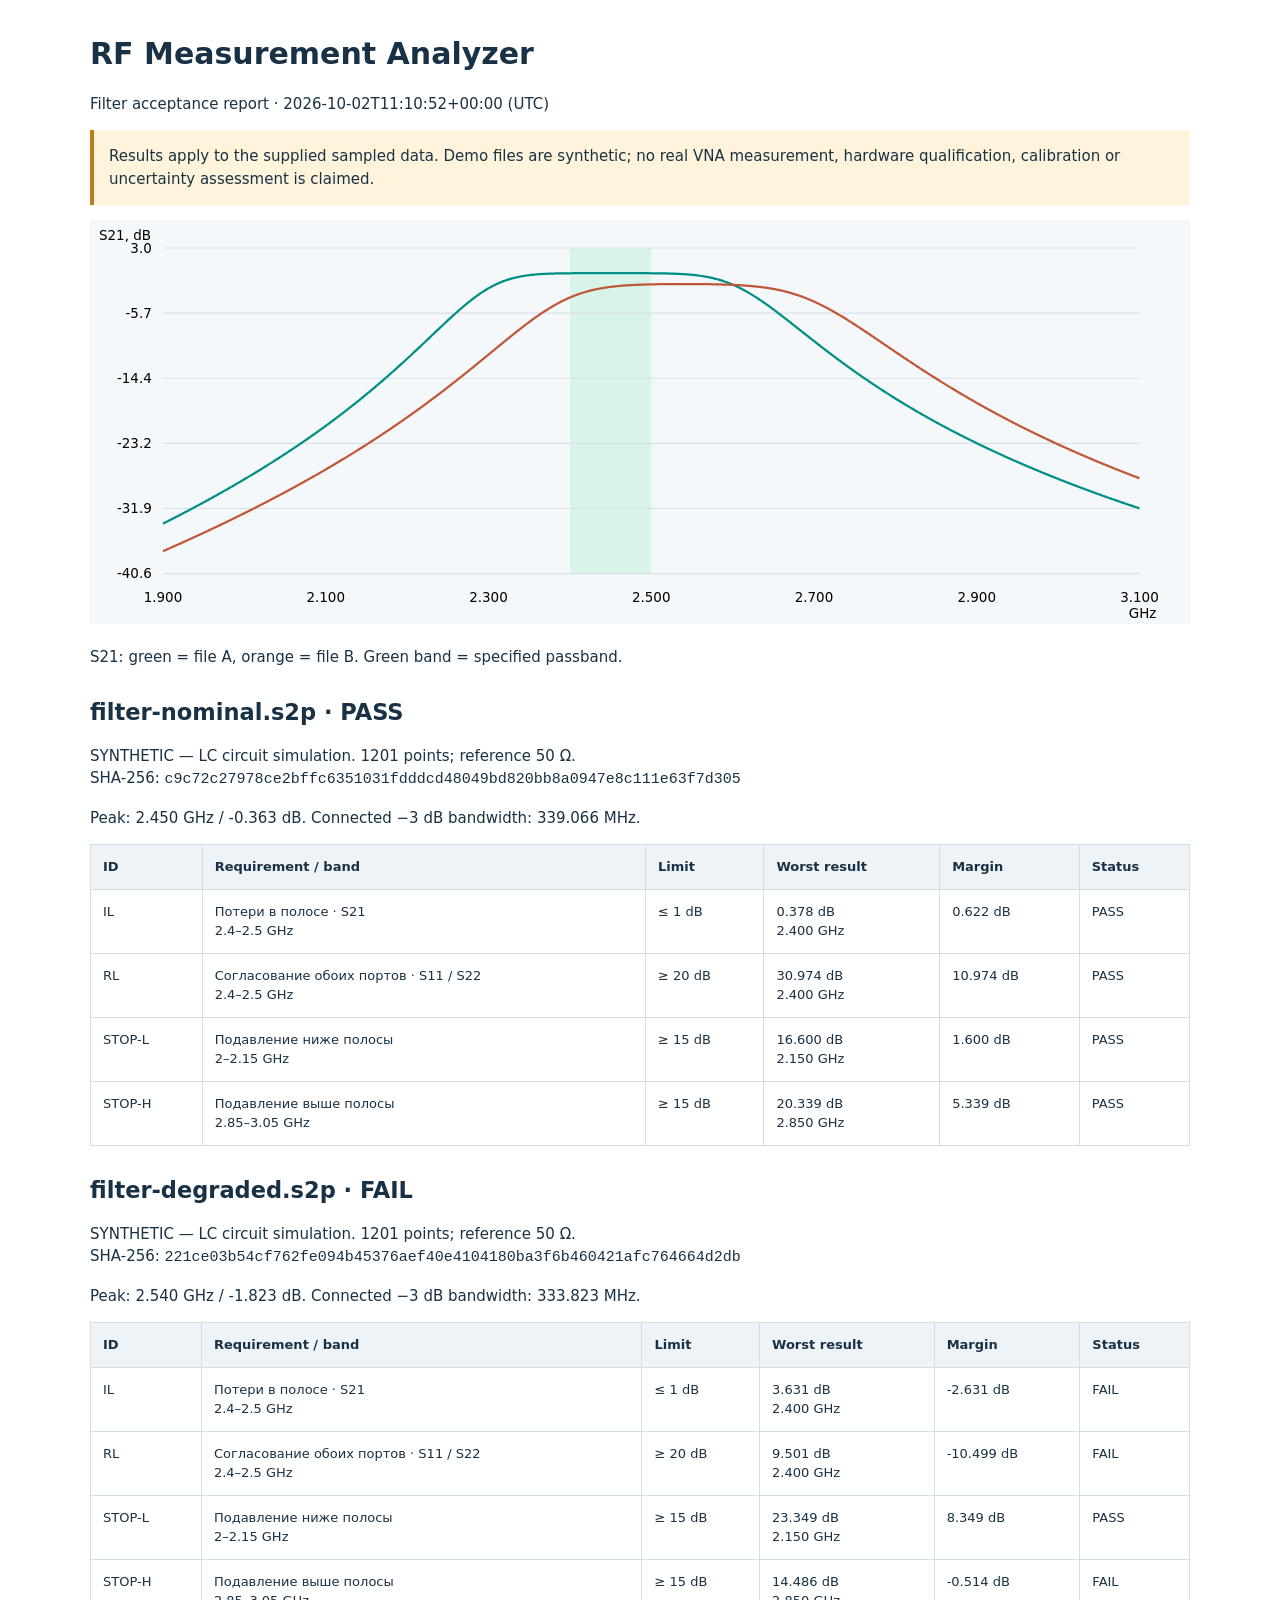
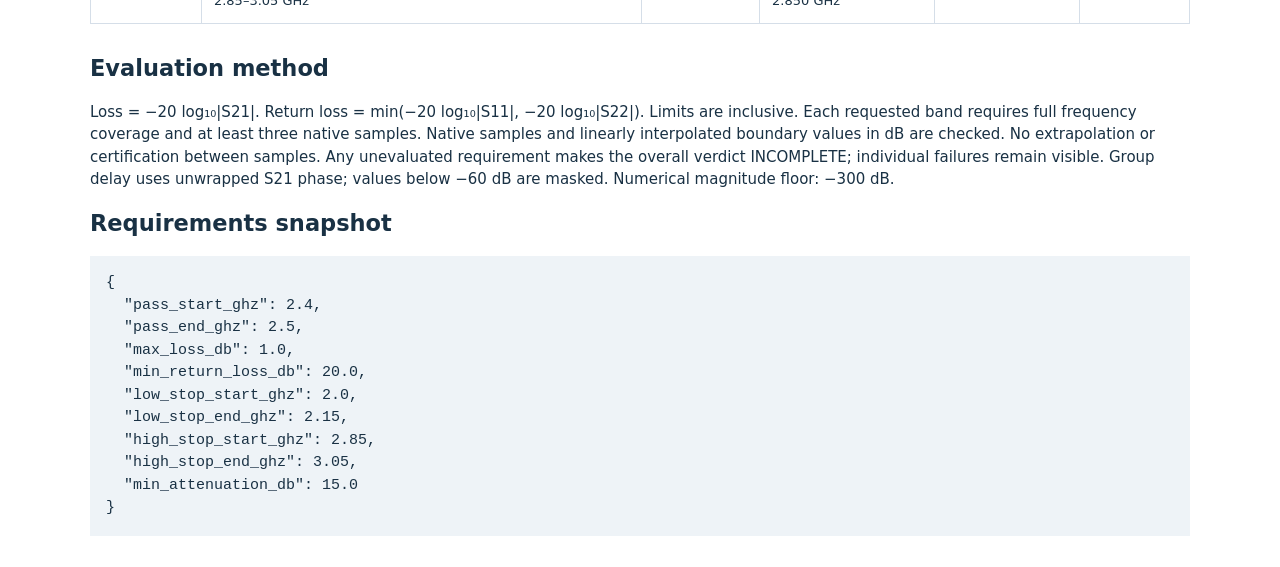
<file: examples/sample-report.html>
<!doctype html><html lang="ru"><meta charset="utf-8"><title>RF Measurement Analyzer · Report</title>
<style>body{font:15px/1.5 system-ui,sans-serif;color:#193144;max-width:1100px;margin:35px auto;padding:0 25px}h1,h2{line-height:1.25}table{width:100%;border-collapse:collapse;font-size:13px}th,td{text-align:left;padding:12px;border:1px solid #d5dee8;vertical-align:top}th{background:#eef3f7}section{margin:30px 0;break-inside:avoid}code{overflow-wrap:anywhere}pre{background:#eef3f7;padding:16px}svg{width:100%}.note{padding:15px;background:#fff4db;border-left:4px solid #bc7e19}@media print{body{margin:0}}</style>
<h1>RF Measurement Analyzer</h1><p>Filter acceptance report · 2026-10-02T11:10:52+00:00 (UTC)</p>
<p class="note">Results apply to the supplied sampled data. Demo files are synthetic; no real VNA measurement, hardware qualification, calibration or uncertainty assessment is claimed.</p>
<svg xmlns="http://www.w3.org/2000/svg" viewBox="0 0 980 360" role="img" aria-label="S21 in dB"><rect width="980" height="360" fill="#f5f8fb"/><rect x="427.50" y="25" width="72.50" height="290" fill="#d8f3e7"/><path d="M65 315.00H935" stroke="#d9e0e9"/><text x="55" y="319.00" text-anchor="end" font-size="12">-40.6</text><path d="M65 257.00H935" stroke="#d9e0e9"/><text x="55" y="261.00" text-anchor="end" font-size="12">-31.9</text><path d="M65 199.00H935" stroke="#d9e0e9"/><text x="55" y="203.00" text-anchor="end" font-size="12">-23.2</text><path d="M65 141.00H935" stroke="#d9e0e9"/><text x="55" y="145.00" text-anchor="end" font-size="12">-14.4</text><path d="M65 83.00H935" stroke="#d9e0e9"/><text x="55" y="87.00" text-anchor="end" font-size="12">-5.7</text><path d="M65 25.00H935" stroke="#d9e0e9"/><text x="55" y="29.00" text-anchor="end" font-size="12">3.0</text><text x="65.00" y="340" text-anchor="middle" font-size="12">1.900</text><text x="210.00" y="340" text-anchor="middle" font-size="12">2.100</text><text x="355.00" y="340" text-anchor="middle" font-size="12">2.300</text><text x="500.00" y="340" text-anchor="middle" font-size="12">2.500</text><text x="645.00" y="340" text-anchor="middle" font-size="12">2.700</text><text x="790.00" y="340" text-anchor="middle" font-size="12">2.900</text><text x="935.00" y="340" text-anchor="middle" font-size="12">3.100</text><polyline points="65.00,270.52 65.73,270.15 66.45,269.78 67.18,269.42 67.90,269.05 68.63,268.68 69.35,268.32 70.08,267.95 70.80,267.58 71.53,267.21 72.25,266.84 72.98,266.47 73.70,266.10 74.43,265.73 75.15,265.35 75.88,264.98 76.60,264.61 77.33,264.23 78.05,263.86 78.78,263.48 79.50,263.11 80.23,262.73 80.95,262.36 81.68,261.98 82.40,261.60 83.13,261.22 83.85,260.84 84.58,260.46 85.30,260.08 86.03,259.70 86.75,259.32 87.48,258.94 88.20,258.56 88.93,258.17 89.65,257.79 90.38,257.41 91.10,257.02 91.83,256.64 92.55,256.25 93.28,255.86 94.00,255.48 94.73,255.09 95.45,254.70 96.18,254.31 96.90,253.92 97.63,253.53 98.35,253.14 99.08,252.75 99.80,252.35 100.53,251.96 101.25,251.57 101.98,251.17 102.70,250.78 103.43,250.38 104.15,249.99 104.88,249.59 105.60,249.19 106.33,248.79 107.05,248.40 107.78,248.00 108.50,247.60 109.23,247.19 109.95,246.79 110.68,246.39 111.40,245.99 112.13,245.58 112.85,245.18 113.58,244.78 114.30,244.37 115.03,243.96 115.75,243.56 116.48,243.15 117.20,242.74 117.93,242.33 118.65,241.92 119.38,241.51 120.10,241.10 120.83,240.69 121.55,240.28 122.28,239.86 123.00,239.45 123.73,239.03 124.45,238.62 125.18,238.20 125.90,237.78 126.63,237.37 127.35,236.95 128.08,236.53 128.80,236.11 129.53,235.69 130.25,235.27 130.98,234.84 131.70,234.42 132.43,234.00 133.15,233.57 133.88,233.15 134.60,232.72 135.33,232.30 136.05,231.87 136.78,231.44 137.50,231.01 138.22,230.58 138.95,230.15 139.68,229.72 140.40,229.29 141.12,228.85 141.85,228.42 142.58,227.98 143.30,227.55 144.02,227.11 144.75,226.67 145.48,226.24 146.20,225.80 146.92,225.36 147.65,224.92 148.38,224.47 149.10,224.03 149.82,223.59 150.55,223.15 151.28,222.70 152.00,222.25 152.72,221.81 153.45,221.36 154.18,220.91 154.90,220.46 155.62,220.01 156.35,219.56 157.08,219.11 157.80,218.66 158.52,218.20 159.25,217.75 159.98,217.29 160.70,216.84 161.43,216.38 162.15,215.92 162.88,215.46 163.60,215.00 164.32,214.54 165.05,214.08 165.78,213.62 166.50,213.15 167.22,212.69 167.95,212.22 168.68,211.76 169.40,211.29 170.12,210.82 170.85,210.35 171.58,209.88 172.30,209.41 173.02,208.93 173.75,208.46 174.48,207.99 175.20,207.51 175.93,207.04 176.65,206.56 177.38,206.08 178.10,205.60 178.82,205.12 179.55,204.64 180.28,204.15 181.00,203.67 181.73,203.19 182.45,202.70 183.18,202.21 183.90,201.73 184.62,201.24 185.35,200.75 186.08,200.26 186.80,199.76 187.53,199.27 188.25,198.78 188.98,198.28 189.70,197.79 190.43,197.29 191.15,196.79 191.88,196.29 192.60,195.79 193.33,195.29 194.05,194.78 194.78,194.28 195.50,193.78 196.23,193.27 196.95,192.76 197.68,192.25 198.40,191.74 199.13,191.23 199.85,190.72 200.58,190.21 201.30,189.69 202.03,189.18 202.75,188.66 203.48,188.14 204.20,187.62 204.93,187.10 205.65,186.58 206.38,186.06 207.10,185.53 207.83,185.01 208.55,184.48 209.28,183.95 210.00,183.43 210.73,182.90 211.45,182.36 212.18,181.83 212.90,181.30 213.63,180.76 214.35,180.23 215.08,179.69 215.80,179.15 216.53,178.61 217.25,178.07 217.98,177.52 218.70,176.98 219.43,176.44 220.15,175.89 220.88,175.34 221.60,174.79 222.33,174.24 223.05,173.69 223.78,173.14 224.50,172.58 225.23,172.02 225.95,171.47 226.68,170.91 227.40,170.35 228.13,169.79 228.85,169.22 229.57,168.66 230.30,168.09 231.03,167.53 231.75,166.96 232.47,166.39 233.20,165.82 233.93,165.25 234.65,164.67 235.37,164.10 236.10,163.52 236.83,162.94 237.55,162.36 238.27,161.78 239.00,161.20 239.73,160.62 240.45,160.03 241.17,159.44 241.90,158.86 242.63,158.27 243.35,157.68 244.07,157.08 244.80,156.49 245.53,155.89 246.25,155.30 246.97,154.70 247.70,154.10 248.43,153.50 249.15,152.90 249.87,152.29 250.60,151.69 251.33,151.08 252.05,150.47 252.77,149.86 253.50,149.25 254.23,148.63 254.95,148.02 255.67,147.40 256.40,146.79 257.13,146.17 257.85,145.55 258.57,144.93 259.30,144.30 260.03,143.68 260.75,143.05 261.47,142.42 262.20,141.79 262.93,141.16 263.65,140.53 264.37,139.90 265.10,139.26 265.83,138.63 266.55,137.99 267.27,137.35 268.00,136.71 268.73,136.06 269.45,135.42 270.17,134.78 270.90,134.13 271.63,133.48 272.35,132.83 273.07,132.18 273.80,131.53 274.53,130.87 275.25,130.22 275.97,129.56 276.70,128.91 277.43,128.25 278.15,127.59 278.87,126.92 279.60,126.26 280.33,125.60 281.05,124.93 281.77,124.27 282.50,123.60 283.23,122.93 283.95,122.26 284.67,121.59 285.40,120.92 286.13,120.24 286.85,119.57 287.57,118.89 288.30,118.22 289.03,117.54 289.75,116.86 290.47,116.18 291.20,115.50 291.93,114.82 292.65,114.14 293.37,113.45 294.10,112.77 294.83,112.09 295.55,111.40 296.27,110.72 297.00,110.03 297.73,109.34 298.45,108.66 299.17,107.97 299.90,107.28 300.63,106.59 301.35,105.90 302.07,105.21 302.80,104.53 303.53,103.84 304.25,103.15 304.97,102.46 305.70,101.77 306.43,101.08 307.15,100.39 307.88,99.70 308.60,99.02 309.33,98.33 310.05,97.64 310.77,96.95 311.50,96.27 312.23,95.58 312.95,94.90 313.67,94.22 314.40,93.54 315.13,92.86 315.85,92.18 316.57,91.50 317.30,90.82 318.03,90.15 318.75,89.47 319.47,88.80 320.20,88.13 320.93,87.47 321.65,86.80 322.37,86.14 323.10,85.48 323.83,84.82 324.55,84.16 325.27,83.51 326.00,82.86 326.73,82.22 327.45,81.57 328.17,80.93 328.90,80.30 329.63,79.66 330.35,79.03 331.07,78.41 331.80,77.79 332.53,77.17 333.25,76.56 333.97,75.95 334.70,75.35 335.43,74.75 336.15,74.16 336.87,73.57 337.60,72.98 338.33,72.41 339.05,71.83 339.77,71.27 340.50,70.70 341.23,70.15 341.95,69.60 342.67,69.06 343.40,68.52 344.13,67.99 344.85,67.47 345.57,66.95 346.30,66.44 347.03,65.94 347.75,65.44 348.47,64.95 349.20,64.47 349.93,63.99 350.65,63.53 351.37,63.07 352.10,62.61 352.83,62.17 353.55,61.73 354.27,61.30 355.00,60.88 355.73,60.47 356.45,60.06 357.18,59.67 357.90,59.28 358.63,58.89 359.35,58.52 360.07,58.16 360.80,57.80 361.53,57.45 362.25,57.11 362.97,56.77 363.70,56.45 364.43,56.13 365.15,55.82 365.88,55.52 366.60,55.22 367.33,54.94 368.05,54.66 368.77,54.39 369.50,54.12 370.23,53.86 370.95,53.62 371.67,53.37 372.40,53.14 373.13,52.91 373.85,52.69 374.57,52.48 375.30,52.27 376.03,52.07 376.75,51.87 377.47,51.68 378.20,51.50 378.93,51.33 379.65,51.16 380.38,50.99 381.10,50.84 381.83,50.68 382.55,50.54 383.28,50.39 384.00,50.26 384.73,50.13 385.45,50.00 386.17,49.88 386.90,49.76 387.63,49.65 388.35,49.54 389.07,49.44 389.80,49.34 390.53,49.24 391.25,49.15 391.98,49.07 392.70,48.98 393.43,48.90 394.15,48.82 394.88,48.75 395.60,48.68 396.33,48.61 397.05,48.55 397.78,48.49 398.50,48.43 399.23,48.37 399.95,48.32 400.68,48.27 401.40,48.22 402.13,48.17 402.85,48.13 403.57,48.09 404.30,48.05 405.03,48.01 405.75,47.98 406.48,47.94 407.20,47.91 407.93,47.88 408.65,47.85 409.38,47.82 410.10,47.79 410.82,47.77 411.55,47.75 412.27,47.72 413.00,47.70 413.72,47.68 414.45,47.66 415.18,47.65 415.90,47.63 416.62,47.61 417.35,47.60 418.08,47.58 418.80,47.57 419.52,47.56 420.25,47.54 420.98,47.53 421.70,47.52 422.42,47.51 423.15,47.50 423.88,47.49 424.60,47.49 425.32,47.48 426.05,47.47 426.78,47.46 427.50,47.46 428.22,47.45 428.95,47.44 429.68,47.44 430.40,47.43 431.12,47.43 431.85,47.42 432.58,47.42 433.30,47.41 434.02,47.41 434.75,47.41 435.48,47.40 436.20,47.40 436.92,47.40 437.65,47.39 438.38,47.39 439.10,47.39 439.82,47.39 440.55,47.38 441.28,47.38 442.00,47.38 442.72,47.38 443.45,47.38 444.18,47.37 444.90,47.37 445.62,47.37 446.35,47.37 447.08,47.37 447.80,47.37 448.52,47.37 449.25,47.36 449.98,47.36 450.70,47.36 451.42,47.36 452.15,47.36 452.88,47.36 453.60,47.36 454.32,47.36 455.05,47.36 455.78,47.36 456.50,47.36 457.22,47.36 457.95,47.36 458.68,47.36 459.40,47.36 460.12,47.36 460.85,47.36 461.58,47.35 462.30,47.35 463.02,47.35 463.75,47.35 464.48,47.35 465.20,47.35 465.92,47.35 466.65,47.36 467.38,47.36 468.10,47.36 468.82,47.36 469.55,47.36 470.28,47.36 471.00,47.36 471.72,47.36 472.45,47.36 473.18,47.36 473.90,47.36 474.62,47.36 475.35,47.36 476.08,47.36 476.80,47.36 477.52,47.36 478.25,47.36 478.98,47.37 479.70,47.37 480.42,47.37 481.15,47.37 481.88,47.37 482.60,47.37 483.32,47.37 484.05,47.38 484.78,47.38 485.50,47.38 486.22,47.38 486.95,47.38 487.68,47.38 488.40,47.39 489.12,47.39 489.85,47.39 490.58,47.40 491.30,47.40 492.02,47.40 492.75,47.40 493.48,47.41 494.20,47.41 494.92,47.42 495.65,47.42 496.38,47.42 497.10,47.43 497.82,47.43 498.55,47.44 499.28,47.44 500.00,47.45 500.72,47.46 501.45,47.46 502.18,47.47 502.90,47.48 503.62,47.48 504.35,47.49 505.08,47.50 505.80,47.51 506.52,47.52 507.25,47.53 507.98,47.54 508.70,47.55 509.42,47.56 510.15,47.57 510.88,47.59 511.60,47.60 512.32,47.62 513.05,47.63 513.78,47.65 514.50,47.66 515.22,47.68 515.95,47.70 516.68,47.72 517.40,47.74 518.12,47.76 518.85,47.79 519.58,47.81 520.30,47.84 521.02,47.86 521.75,47.89 522.48,47.92 523.20,47.95 523.92,47.99 524.65,48.02 525.38,48.05 526.10,48.09 526.82,48.13 527.55,48.17 528.28,48.21 529.00,48.26 529.72,48.31 530.45,48.36 531.18,48.41 531.90,48.46 532.62,48.51 533.35,48.57 534.08,48.63 534.80,48.70 535.52,48.76 536.25,48.83 536.98,48.90 537.70,48.97 538.42,49.05 539.15,49.13 539.88,49.21 540.60,49.30 541.33,49.39 542.05,49.48 542.78,49.58 543.50,49.68 544.22,49.78 544.95,49.89 545.68,50.00 546.40,50.12 547.12,50.24 547.85,50.36 548.58,50.49 549.30,50.62 550.02,50.76 550.75,50.90 551.48,51.04 552.20,51.19 552.92,51.35 553.65,51.51 554.38,51.67 555.10,51.84 555.82,52.02 556.55,52.20 557.28,52.38 558.00,52.57 558.73,52.77 559.45,52.97 560.18,53.17 560.90,53.39 561.62,53.60 562.35,53.83 563.08,54.06 563.80,54.29 564.52,54.53 565.25,54.78 565.98,55.03 566.70,55.29 567.42,55.55 568.15,55.82 568.88,56.10 569.60,56.38 570.33,56.67 571.05,56.96 571.78,57.26 572.50,57.57 573.22,57.88 573.95,58.20 574.68,58.52 575.40,58.85 576.12,59.19 576.85,59.53 577.58,59.88 578.30,60.24 579.02,60.60 579.75,60.96 580.48,61.33 581.20,61.71 581.92,62.10 582.65,62.48 583.38,62.88 584.10,63.28 584.83,63.69 585.55,64.10 586.28,64.51 587.00,64.94 587.73,65.36 588.45,65.79 589.18,66.23 589.90,66.67 590.62,67.12 591.35,67.57 592.07,68.03 592.80,68.49 593.53,68.96 594.25,69.43 594.97,69.90 595.70,70.38 596.42,70.86 597.15,71.35 597.87,71.84 598.60,72.33 599.32,72.83 600.05,73.33 600.77,73.84 601.50,74.35 602.23,74.86 602.95,75.38 603.67,75.89 604.40,76.42 605.12,76.94 605.85,77.47 606.57,78.00 607.30,78.53 608.02,79.07 608.75,79.60 609.47,80.14 610.20,80.69 610.92,81.23 611.65,81.78 612.37,82.33 613.10,82.88 613.83,83.43 614.55,83.98 615.27,84.54 616.00,85.10 616.73,85.65 617.45,86.21 618.17,86.78 618.90,87.34 619.62,87.90 620.35,88.47 621.07,89.03 621.80,89.60 622.52,90.17 623.25,90.74 623.97,91.30 624.70,91.87 625.42,92.45 626.15,93.02 626.87,93.59 627.60,94.16 628.32,94.73 629.05,95.30 629.77,95.88 630.50,96.45 631.23,97.02 631.95,97.59 632.67,98.17 633.40,98.74 634.12,99.31 634.85,99.89 635.57,100.46 636.30,101.03 637.02,101.60 637.75,102.17 638.47,102.75 639.20,103.32 639.93,103.89 640.65,104.46 641.37,105.03 642.10,105.60 642.83,106.16 643.55,106.73 644.27,107.30 645.00,107.87 645.73,108.43 646.45,109.00 647.17,109.56 647.90,110.13 648.62,110.69 649.35,111.25 650.07,111.81 650.80,112.37 651.52,112.93 652.25,113.49 652.97,114.05 653.70,114.61 654.42,115.16 655.15,115.72 655.87,116.27 656.60,116.82 657.33,117.38 658.05,117.93 658.77,118.48 659.50,119.03 660.23,119.57 660.95,120.12 661.67,120.67 662.40,121.21 663.12,121.75 663.85,122.30 664.57,122.84 665.30,123.38 666.03,123.92 666.75,124.45 667.47,124.99 668.20,125.53 668.93,126.06 669.65,126.59 670.37,127.12 671.10,127.65 671.83,128.18 672.55,128.71 673.27,129.24 674.00,129.76 674.73,130.29 675.45,130.81 676.17,131.33 676.90,131.85 677.62,132.37 678.35,132.89 679.07,133.41 679.80,133.92 680.52,134.44 681.25,134.95 681.97,135.46 682.70,135.97 683.43,136.48 684.15,136.99 684.87,137.50 685.60,138.00 686.33,138.51 687.05,139.01 687.77,139.51 688.50,140.01 689.23,140.51 689.95,141.01 690.67,141.51 691.40,142.00 692.13,142.49 692.85,142.99 693.57,143.48 694.30,143.97 695.03,144.46 695.75,144.95 696.47,145.43 697.20,145.92 697.93,146.40 698.65,146.88 699.37,147.37 700.10,147.85 700.83,148.32 701.55,148.80 702.27,149.28 703.00,149.75 703.73,150.23 704.45,150.70 705.17,151.17 705.90,151.64 706.62,152.11 707.35,152.58 708.07,153.05 708.80,153.51 709.53,153.98 710.25,154.44 710.97,154.90 711.70,155.36 712.43,155.82 713.15,156.28 713.87,156.74 714.60,157.19 715.33,157.65 716.05,158.10 716.77,158.55 717.50,159.00 718.23,159.45 718.95,159.90 719.67,160.35 720.40,160.80 721.13,161.24 721.85,161.69 722.57,162.13 723.30,162.57 724.03,163.01 724.75,163.45 725.47,163.89 726.20,164.33 726.93,164.76 727.65,165.20 728.38,165.63 729.10,166.07 729.83,166.50 730.55,166.93 731.27,167.36 732.00,167.79 732.73,168.21 733.45,168.64 734.17,169.06 734.90,169.49 735.63,169.91 736.35,170.33 737.07,170.75 737.80,171.17 738.53,171.59 739.25,172.01 739.97,172.43 740.70,172.84 741.43,173.26 742.15,173.67 742.87,174.08 743.60,174.50 744.33,174.91 745.05,175.32 745.77,175.72 746.50,176.13 747.23,176.54 747.95,176.94 748.67,177.35 749.40,177.75 750.13,178.15 750.85,178.55 751.57,178.96 752.30,179.35 753.03,179.75 753.75,180.15 754.48,180.55 755.20,180.94 755.93,181.34 756.65,181.73 757.38,182.12 758.10,182.52 758.83,182.91 759.55,183.30 760.27,183.68 761.00,184.07 761.73,184.46 762.45,184.85 763.17,185.23 763.90,185.62 764.63,186.00 765.35,186.38 766.07,186.76 766.80,187.14 767.53,187.52 768.25,187.90 768.97,188.28 769.70,188.66 770.43,189.03 771.15,189.41 771.88,189.78 772.60,190.16 773.32,190.53 774.05,190.90 774.77,191.27 775.50,191.64 776.22,192.01 776.95,192.38 777.67,192.74 778.40,193.11 779.12,193.48 779.85,193.84 780.58,194.21 781.30,194.57 782.02,194.93 782.75,195.29 783.48,195.65 784.20,196.01 784.92,196.37 785.65,196.73 786.38,197.09 787.10,197.44 787.82,197.80 788.55,198.16 789.27,198.51 790.00,198.86 790.72,199.22 791.45,199.57 792.17,199.92 792.90,200.27 793.62,200.62 794.35,200.97 795.07,201.31 795.80,201.66 796.52,202.01 797.25,202.35 797.98,202.70 798.70,203.04 799.42,203.39 800.15,203.73 800.88,204.07 801.60,204.41 802.32,204.75 803.05,205.09 803.77,205.43 804.50,205.77 805.22,206.10 805.95,206.44 806.68,206.78 807.40,207.11 808.12,207.45 808.85,207.78 809.58,208.11 810.30,208.45 811.02,208.78 811.75,209.11 812.48,209.44 813.20,209.77 813.92,210.10 814.65,210.42 815.38,210.75 816.10,211.08 816.82,211.40 817.55,211.73 818.27,212.05 819.00,212.38 819.72,212.70 820.45,213.02 821.17,213.34 821.90,213.67 822.62,213.99 823.35,214.31 824.08,214.63 824.80,214.94 825.52,215.26 826.25,215.58 826.98,215.90 827.70,216.21 828.42,216.53 829.15,216.84 829.88,217.16 830.60,217.47 831.32,217.78 832.05,218.09 832.77,218.40 833.50,218.72 834.22,219.03 834.95,219.33 835.68,219.64 836.40,219.95 837.12,220.26 837.85,220.57 838.58,220.87 839.30,221.18 840.02,221.48 840.75,221.79 841.47,222.09 842.20,222.40 842.92,222.70 843.65,223.00 844.38,223.30 845.10,223.60 845.82,223.90 846.55,224.20 847.27,224.50 848.00,224.80 848.72,225.10 849.45,225.40 850.17,225.69 850.90,225.99 851.62,226.28 852.35,226.58 853.08,226.87 853.80,227.17 854.52,227.46 855.25,227.75 855.98,228.05 856.70,228.34 857.42,228.63 858.15,228.92 858.88,229.21 859.60,229.50 860.32,229.79 861.05,230.08 861.78,230.36 862.50,230.65 863.22,230.94 863.95,231.22 864.68,231.51 865.40,231.80 866.12,232.08 866.85,232.36 867.57,232.65 868.30,232.93 869.02,233.21 869.75,233.49 870.48,233.78 871.20,234.06 871.92,234.34 872.65,234.62 873.38,234.90 874.10,235.17 874.82,235.45 875.55,235.73 876.27,236.01 877.00,236.28 877.72,236.56 878.45,236.84 879.18,237.11 879.90,237.39 880.62,237.66 881.35,237.93 882.08,238.21 882.80,238.48 883.52,238.75 884.25,239.02 884.98,239.30 885.70,239.57 886.42,239.84 887.15,240.11 887.88,240.38 888.60,240.64 889.32,240.91 890.05,241.18 890.78,241.45 891.50,241.71 892.22,241.98 892.95,242.25 893.68,242.51 894.40,242.78 895.12,243.04 895.85,243.31 896.58,243.57 897.30,243.83 898.02,244.09 898.75,244.36 899.48,244.62 900.20,244.88 900.92,245.14 901.65,245.40 902.38,245.66 903.10,245.92 903.82,246.18 904.55,246.44 905.28,246.70 906.00,246.95 906.72,247.21 907.45,247.47 908.18,247.72 908.90,247.98 909.62,248.24 910.35,248.49 911.08,248.74 911.80,249.00 912.52,249.25 913.25,249.51 913.98,249.76 914.70,250.01 915.42,250.26 916.15,250.51 916.88,250.77 917.60,251.02 918.32,251.27 919.05,251.52 919.78,251.77 920.50,252.01 921.22,252.26 921.95,252.51 922.68,252.76 923.40,253.01 924.12,253.25 924.85,253.50 925.58,253.75 926.30,253.99 927.02,254.24 927.75,254.48 928.48,254.73 929.20,254.97 929.92,255.21 930.65,255.46 931.38,255.70 932.10,255.94 932.82,256.19 933.55,256.43 934.28,256.67 935.00,256.91" fill="none" stroke="#008f85" stroke-width="2"/><polyline points="65.00,295.06 65.73,294.74 66.45,294.42 67.18,294.10 67.90,293.78 68.63,293.46 69.35,293.14 70.08,292.82 70.80,292.50 71.53,292.18 72.25,291.86 72.98,291.54 73.70,291.21 74.43,290.89 75.15,290.57 75.88,290.25 76.60,289.92 77.33,289.60 78.05,289.27 78.78,288.95 79.50,288.62 80.23,288.30 80.95,287.97 81.68,287.65 82.40,287.32 83.13,286.99 83.85,286.66 84.58,286.34 85.30,286.01 86.03,285.68 86.75,285.35 87.48,285.02 88.20,284.69 88.93,284.36 89.65,284.03 90.38,283.70 91.10,283.37 91.83,283.03 92.55,282.70 93.28,282.37 94.00,282.04 94.73,281.70 95.45,281.37 96.18,281.03 96.90,280.70 97.63,280.36 98.35,280.03 99.08,279.69 99.80,279.36 100.53,279.02 101.25,278.68 101.98,278.34 102.70,278.01 103.43,277.67 104.15,277.33 104.88,276.99 105.60,276.65 106.33,276.31 107.05,275.97 107.78,275.63 108.50,275.28 109.23,274.94 109.95,274.60 110.68,274.26 111.40,273.91 112.13,273.57 112.85,273.22 113.58,272.88 114.30,272.53 115.03,272.19 115.75,271.84 116.48,271.50 117.20,271.15 117.93,270.80 118.65,270.45 119.38,270.10 120.10,269.76 120.83,269.41 121.55,269.06 122.28,268.71 123.00,268.35 123.73,268.00 124.45,267.65 125.18,267.30 125.90,266.95 126.63,266.59 127.35,266.24 128.08,265.89 128.80,265.53 129.53,265.18 130.25,264.82 130.98,264.46 131.70,264.11 132.43,263.75 133.15,263.39 133.88,263.03 134.60,262.68 135.33,262.32 136.05,261.96 136.78,261.60 137.50,261.24 138.22,260.88 138.95,260.51 139.68,260.15 140.40,259.79 141.12,259.43 141.85,259.06 142.58,258.70 143.30,258.33 144.02,257.97 144.75,257.60 145.48,257.24 146.20,256.87 146.92,256.50 147.65,256.13 148.38,255.76 149.10,255.40 149.82,255.03 150.55,254.66 151.28,254.29 152.00,253.91 152.72,253.54 153.45,253.17 154.18,252.80 154.90,252.42 155.62,252.05 156.35,251.68 157.08,251.30 157.80,250.92 158.52,250.55 159.25,250.17 159.98,249.79 160.70,249.42 161.43,249.04 162.15,248.66 162.88,248.28 163.60,247.90 164.32,247.52 165.05,247.14 165.78,246.76 166.50,246.37 167.22,245.99 167.95,245.61 168.68,245.22 169.40,244.84 170.12,244.45 170.85,244.06 171.58,243.68 172.30,243.29 173.02,242.90 173.75,242.51 174.48,242.13 175.20,241.74 175.93,241.35 176.65,240.95 177.38,240.56 178.10,240.17 178.82,239.78 179.55,239.38 180.28,238.99 181.00,238.60 181.73,238.20 182.45,237.80 183.18,237.41 183.90,237.01 184.62,236.61 185.35,236.21 186.08,235.81 186.80,235.41 187.53,235.01 188.25,234.61 188.98,234.21 189.70,233.81 190.43,233.41 191.15,233.00 191.88,232.60 192.60,232.19 193.33,231.79 194.05,231.38 194.78,230.97 195.50,230.56 196.23,230.16 196.95,229.75 197.68,229.34 198.40,228.93 199.13,228.51 199.85,228.10 200.58,227.69 201.30,227.28 202.03,226.86 202.75,226.45 203.48,226.03 204.20,225.62 204.93,225.20 205.65,224.78 206.38,224.36 207.10,223.94 207.83,223.52 208.55,223.10 209.28,222.68 210.00,222.26 210.73,221.84 211.45,221.41 212.18,220.99 212.90,220.56 213.63,220.14 214.35,219.71 215.08,219.28 215.80,218.86 216.53,218.43 217.25,218.00 217.98,217.57 218.70,217.14 219.43,216.71 220.15,216.27 220.88,215.84 221.60,215.41 222.33,214.97 223.05,214.53 223.78,214.10 224.50,213.66 225.23,213.22 225.95,212.78 226.68,212.34 227.40,211.90 228.13,211.46 228.85,211.02 229.57,210.58 230.30,210.13 231.03,209.69 231.75,209.24 232.47,208.80 233.20,208.35 233.93,207.90 234.65,207.45 235.37,207.00 236.10,206.55 236.83,206.10 237.55,205.65 238.27,205.20 239.00,204.74 239.73,204.29 240.45,203.83 241.17,203.38 241.90,202.92 242.63,202.46 243.35,202.00 244.07,201.54 244.80,201.08 245.53,200.62 246.25,200.16 246.97,199.70 247.70,199.23 248.43,198.77 249.15,198.30 249.87,197.83 250.60,197.37 251.33,196.90 252.05,196.43 252.77,195.96 253.50,195.49 254.23,195.01 254.95,194.54 255.67,194.07 256.40,193.59 257.13,193.12 257.85,192.64 258.57,192.16 259.30,191.68 260.03,191.20 260.75,190.72 261.47,190.24 262.20,189.76 262.93,189.27 263.65,188.79 264.37,188.30 265.10,187.82 265.83,187.33 266.55,186.84 267.27,186.35 268.00,185.86 268.73,185.37 269.45,184.88 270.17,184.39 270.90,183.89 271.63,183.40 272.35,182.90 273.07,182.40 273.80,181.91 274.53,181.41 275.25,180.91 275.97,180.41 276.70,179.90 277.43,179.40 278.15,178.90 278.87,178.39 279.60,177.89 280.33,177.38 281.05,176.87 281.77,176.36 282.50,175.85 283.23,175.34 283.95,174.83 284.67,174.32 285.40,173.80 286.13,173.29 286.85,172.77 287.57,172.25 288.30,171.74 289.03,171.22 289.75,170.70 290.47,170.17 291.20,169.65 291.93,169.13 292.65,168.60 293.37,168.08 294.10,167.55 294.83,167.02 295.55,166.50 296.27,165.97 297.00,165.44 297.73,164.90 298.45,164.37 299.17,163.84 299.90,163.30 300.63,162.77 301.35,162.23 302.07,161.69 302.80,161.15 303.53,160.61 304.25,160.07 304.97,159.53 305.70,158.99 306.43,158.44 307.15,157.90 307.88,157.35 308.60,156.80 309.33,156.26 310.05,155.71 310.77,155.16 311.50,154.61 312.23,154.05 312.95,153.50 313.67,152.95 314.40,152.39 315.13,151.83 315.85,151.28 316.57,150.72 317.30,150.16 318.03,149.60 318.75,149.04 319.47,148.48 320.20,147.91 320.93,147.35 321.65,146.78 322.37,146.22 323.10,145.65 323.83,145.08 324.55,144.51 325.27,143.94 326.00,143.37 326.73,142.80 327.45,142.23 328.17,141.65 328.90,141.08 329.63,140.50 330.35,139.93 331.07,139.35 331.80,138.77 332.53,138.19 333.25,137.62 333.97,137.04 334.70,136.45 335.43,135.87 336.15,135.29 336.87,134.71 337.60,134.12 338.33,133.54 339.05,132.95 339.77,132.37 340.50,131.78 341.23,131.19 341.95,130.60 342.67,130.01 343.40,129.43 344.13,128.84 344.85,128.25 345.57,127.65 346.30,127.06 347.03,126.47 347.75,125.88 348.47,125.29 349.20,124.69 349.93,124.10 350.65,123.50 351.37,122.91 352.10,122.32 352.83,121.72 353.55,121.13 354.27,120.53 355.00,119.93 355.73,119.34 356.45,118.74 357.18,118.15 357.90,117.55 358.63,116.96 359.35,116.36 360.07,115.76 360.80,115.17 361.53,114.57 362.25,113.98 362.97,113.38 363.70,112.79 364.43,112.19 365.15,111.60 365.88,111.00 366.60,110.41 367.33,109.82 368.05,109.23 368.77,108.64 369.50,108.04 370.23,107.45 370.95,106.87 371.67,106.28 372.40,105.69 373.13,105.10 373.85,104.52 374.57,103.93 375.30,103.35 376.03,102.77 376.75,102.19 377.47,101.61 378.20,101.03 378.93,100.45 379.65,99.88 380.38,99.30 381.10,98.73 381.83,98.16 382.55,97.59 383.28,97.03 384.00,96.46 384.73,95.90 385.45,95.34 386.17,94.78 386.90,94.22 387.63,93.67 388.35,93.12 389.07,92.57 389.80,92.02 390.53,91.48 391.25,90.94 391.98,90.40 392.70,89.87 393.43,89.34 394.15,88.81 394.88,88.28 395.60,87.76 396.33,87.24 397.05,86.72 397.78,86.21 398.50,85.70 399.23,85.20 399.95,84.70 400.68,84.20 401.40,83.71 402.13,83.22 402.85,82.73 403.57,82.25 404.30,81.77 405.03,81.30 405.75,80.83 406.48,80.37 407.20,79.91 407.93,79.45 408.65,79.00 409.38,78.56 410.10,78.12 410.82,77.68 411.55,77.25 412.27,76.82 413.00,76.40 413.72,75.98 414.45,75.57 415.18,75.17 415.90,74.77 416.62,74.37 417.35,73.98 418.08,73.59 418.80,73.21 419.52,72.84 420.25,72.47 420.98,72.11 421.70,71.75 422.42,71.40 423.15,71.05 423.88,70.71 424.60,70.37 425.32,70.04 426.05,69.72 426.78,69.40 427.50,69.08 428.22,68.77 428.95,68.47 429.68,68.17 430.40,67.88 431.12,67.59 431.85,67.31 432.58,67.04 433.30,66.77 434.02,66.50 434.75,66.24 435.48,65.99 436.20,65.74 436.92,65.49 437.65,65.25 438.38,65.02 439.10,64.79 439.82,64.57 440.55,64.35 441.28,64.14 442.00,63.93 442.72,63.72 443.45,63.52 444.18,63.33 444.90,63.14 445.62,62.95 446.35,62.77 447.08,62.60 447.80,62.43 448.52,62.26 449.25,62.09 449.98,61.94 450.70,61.78 451.42,61.63 452.15,61.48 452.88,61.34 453.60,61.20 454.32,61.06 455.05,60.93 455.78,60.80 456.50,60.68 457.22,60.56 457.95,60.44 458.68,60.33 459.40,60.21 460.12,60.11 460.85,60.00 461.58,59.90 462.30,59.80 463.02,59.70 463.75,59.61 464.48,59.52 465.20,59.43 465.92,59.35 466.65,59.27 467.38,59.19 468.10,59.11 468.82,59.03 469.55,58.96 470.28,58.89 471.00,58.82 471.72,58.75 472.45,58.69 473.18,58.63 473.90,58.57 474.62,58.51 475.35,58.45 476.08,58.40 476.80,58.35 477.52,58.30 478.25,58.25 478.98,58.20 479.70,58.15 480.42,58.11 481.15,58.07 481.88,58.02 482.60,57.98 483.32,57.95 484.05,57.91 484.78,57.87 485.50,57.84 486.22,57.80 486.95,57.77 487.68,57.74 488.40,57.71 489.12,57.68 489.85,57.65 490.58,57.62 491.30,57.60 492.02,57.57 492.75,57.55 493.48,57.52 494.20,57.50 494.92,57.48 495.65,57.46 496.38,57.44 497.10,57.42 497.82,57.40 498.55,57.38 499.28,57.36 500.00,57.35 500.72,57.33 501.45,57.31 502.18,57.30 502.90,57.29 503.62,57.27 504.35,57.26 505.08,57.25 505.80,57.23 506.52,57.22 507.25,57.21 507.98,57.20 508.70,57.19 509.42,57.18 510.15,57.17 510.88,57.16 511.60,57.15 512.32,57.15 513.05,57.14 513.78,57.13 514.50,57.13 515.22,57.12 515.95,57.11 516.68,57.11 517.40,57.10 518.12,57.10 518.85,57.09 519.58,57.09 520.30,57.08 521.02,57.08 521.75,57.08 522.48,57.08 523.20,57.07 523.92,57.07 524.65,57.07 525.38,57.07 526.10,57.07 526.82,57.06 527.55,57.06 528.28,57.06 529.00,57.06 529.72,57.06 530.45,57.06 531.18,57.06 531.90,57.07 532.62,57.07 533.35,57.07 534.08,57.07 534.80,57.07 535.52,57.08 536.25,57.08 536.98,57.08 537.70,57.08 538.42,57.09 539.15,57.09 539.88,57.10 540.60,57.10 541.33,57.11 542.05,57.11 542.78,57.12 543.50,57.12 544.22,57.13 544.95,57.14 545.68,57.15 546.40,57.15 547.12,57.16 547.85,57.17 548.58,57.18 549.30,57.19 550.02,57.20 550.75,57.21 551.48,57.22 552.20,57.23 552.92,57.24 553.65,57.25 554.38,57.27 555.10,57.28 555.82,57.29 556.55,57.31 557.28,57.32 558.00,57.34 558.73,57.35 559.45,57.37 560.18,57.39 560.90,57.40 561.62,57.42 562.35,57.44 563.08,57.46 563.80,57.48 564.52,57.50 565.25,57.52 565.98,57.55 566.70,57.57 567.42,57.59 568.15,57.62 568.88,57.65 569.60,57.67 570.33,57.70 571.05,57.73 571.78,57.76 572.50,57.79 573.22,57.82 573.95,57.85 574.68,57.89 575.40,57.92 576.12,57.96 576.85,58.00 577.58,58.04 578.30,58.08 579.02,58.12 579.75,58.16 580.48,58.20 581.20,58.25 581.92,58.29 582.65,58.34 583.38,58.39 584.10,58.44 584.83,58.50 585.55,58.55 586.28,58.61 587.00,58.66 587.73,58.72 588.45,58.78 589.18,58.85 589.90,58.91 590.62,58.98 591.35,59.05 592.07,59.12 592.80,59.19 593.53,59.26 594.25,59.34 594.97,59.42 595.70,59.50 596.42,59.59 597.15,59.67 597.87,59.76 598.60,59.85 599.32,59.94 600.05,60.04 600.77,60.14 601.50,60.24 602.23,60.34 602.95,60.45 603.67,60.56 604.40,60.67 605.12,60.78 605.85,60.90 606.57,61.02 607.30,61.14 608.02,61.27 608.75,61.40 609.47,61.53 610.20,61.67 610.92,61.81 611.65,61.95 612.37,62.10 613.10,62.25 613.83,62.40 614.55,62.56 615.27,62.72 616.00,62.88 616.73,63.05 617.45,63.22 618.17,63.39 618.90,63.57 619.62,63.75 620.35,63.94 621.07,64.13 621.80,64.32 622.52,64.52 623.25,64.72 623.97,64.92 624.70,65.13 625.42,65.35 626.15,65.56 626.87,65.78 627.60,66.01 628.32,66.24 629.05,66.47 629.77,66.71 630.50,66.95 631.23,67.20 631.95,67.45 632.67,67.70 633.40,67.96 634.12,68.22 634.85,68.49 635.57,68.76 636.30,69.04 637.02,69.32 637.75,69.60 638.47,69.89 639.20,70.18 639.93,70.47 640.65,70.77 641.37,71.08 642.10,71.39 642.83,71.70 643.55,72.02 644.27,72.34 645.00,72.66 645.73,72.99 646.45,73.32 647.17,73.66 647.90,74.00 648.62,74.34 649.35,74.69 650.07,75.04 650.80,75.40 651.52,75.76 652.25,76.12 652.97,76.49 653.70,76.86 654.42,77.23 655.15,77.61 655.87,77.99 656.60,78.38 657.33,78.76 658.05,79.16 658.77,79.55 659.50,79.95 660.23,80.35 660.95,80.75 661.67,81.16 662.40,81.57 663.12,81.98 663.85,82.40 664.57,82.82 665.30,83.24 666.03,83.66 666.75,84.09 667.47,84.52 668.20,84.95 668.93,85.39 669.65,85.82 670.37,86.26 671.10,86.70 671.83,87.15 672.55,87.59 673.27,88.04 674.00,88.49 674.73,88.94 675.45,89.40 676.17,89.86 676.90,90.31 677.62,90.77 678.35,91.24 679.07,91.70 679.80,92.16 680.52,92.63 681.25,93.10 681.97,93.57 682.70,94.04 683.43,94.51 684.15,94.99 684.87,95.46 685.60,95.94 686.33,96.42 687.05,96.89 687.77,97.37 688.50,97.86 689.23,98.34 689.95,98.82 690.67,99.30 691.40,99.79 692.13,100.27 692.85,100.76 693.57,101.25 694.30,101.73 695.03,102.22 695.75,102.71 696.47,103.20 697.20,103.69 697.93,104.18 698.65,104.67 699.37,105.16 700.10,105.65 700.83,106.14 701.55,106.64 702.27,107.13 703.00,107.62 703.73,108.11 704.45,108.61 705.17,109.10 705.90,109.59 706.62,110.08 707.35,110.58 708.07,111.07 708.80,111.56 709.53,112.06 710.25,112.55 710.97,113.04 711.70,113.53 712.43,114.03 713.15,114.52 713.87,115.01 714.60,115.50 715.33,115.99 716.05,116.48 716.77,116.98 717.50,117.47 718.23,117.96 718.95,118.45 719.67,118.94 720.40,119.42 721.13,119.91 721.85,120.40 722.57,120.89 723.30,121.38 724.03,121.86 724.75,122.35 725.47,122.84 726.20,123.32 726.93,123.80 727.65,124.29 728.38,124.77 729.10,125.26 729.83,125.74 730.55,126.22 731.27,126.70 732.00,127.18 732.73,127.66 733.45,128.14 734.17,128.62 734.90,129.09 735.63,129.57 736.35,130.05 737.07,130.52 737.80,131.00 738.53,131.47 739.25,131.94 739.97,132.42 740.70,132.89 741.43,133.36 742.15,133.83 742.87,134.30 743.60,134.77 744.33,135.24 745.05,135.70 745.77,136.17 746.50,136.63 747.23,137.10 747.95,137.56 748.67,138.03 749.40,138.49 750.13,138.95 750.85,139.41 751.57,139.87 752.30,140.33 753.03,140.78 753.75,141.24 754.48,141.70 755.20,142.15 755.93,142.61 756.65,143.06 757.38,143.51 758.10,143.96 758.83,144.41 759.55,144.86 760.27,145.31 761.00,145.76 761.73,146.21 762.45,146.65 763.17,147.10 763.90,147.54 764.63,147.99 765.35,148.43 766.07,148.87 766.80,149.31 767.53,149.75 768.25,150.19 768.97,150.63 769.70,151.07 770.43,151.50 771.15,151.94 771.88,152.37 772.60,152.80 773.32,153.24 774.05,153.67 774.77,154.10 775.50,154.53 776.22,154.96 776.95,155.39 777.67,155.81 778.40,156.24 779.12,156.66 779.85,157.09 780.58,157.51 781.30,157.93 782.02,158.36 782.75,158.78 783.48,159.20 784.20,159.62 784.92,160.03 785.65,160.45 786.38,160.87 787.10,161.28 787.82,161.70 788.55,162.11 789.27,162.52 790.00,162.93 790.72,163.34 791.45,163.75 792.17,164.16 792.90,164.57 793.62,164.98 794.35,165.38 795.07,165.79 795.80,166.19 796.52,166.60 797.25,167.00 797.98,167.40 798.70,167.80 799.42,168.20 800.15,168.60 800.88,169.00 801.60,169.40 802.32,169.80 803.05,170.19 803.77,170.59 804.50,170.98 805.22,171.37 805.95,171.77 806.68,172.16 807.40,172.55 808.12,172.94 808.85,173.33 809.58,173.72 810.30,174.10 811.02,174.49 811.75,174.87 812.48,175.26 813.20,175.64 813.92,176.03 814.65,176.41 815.38,176.79 816.10,177.17 816.82,177.55 817.55,177.93 818.27,178.31 819.00,178.68 819.72,179.06 820.45,179.44 821.17,179.81 821.90,180.19 822.62,180.56 823.35,180.93 824.08,181.30 824.80,181.67 825.52,182.04 826.25,182.41 826.98,182.78 827.70,183.15 828.42,183.52 829.15,183.88 829.88,184.25 830.60,184.61 831.32,184.98 832.05,185.34 832.77,185.70 833.50,186.06 834.22,186.42 834.95,186.78 835.68,187.14 836.40,187.50 837.12,187.86 837.85,188.21 838.58,188.57 839.30,188.93 840.02,189.28 840.75,189.63 841.47,189.99 842.20,190.34 842.92,190.69 843.65,191.04 844.38,191.39 845.10,191.74 845.82,192.09 846.55,192.44 847.27,192.78 848.00,193.13 848.72,193.48 849.45,193.82 850.17,194.17 850.90,194.51 851.62,194.85 852.35,195.19 853.08,195.54 853.80,195.88 854.52,196.22 855.25,196.56 855.98,196.90 856.70,197.23 857.42,197.57 858.15,197.91 858.88,198.24 859.60,198.58 860.32,198.91 861.05,199.25 861.78,199.58 862.50,199.91 863.22,200.24 863.95,200.57 864.68,200.91 865.40,201.24 866.12,201.56 866.85,201.89 867.57,202.22 868.30,202.55 869.02,202.87 869.75,203.20 870.48,203.52 871.20,203.85 871.92,204.17 872.65,204.50 873.38,204.82 874.10,205.14 874.82,205.46 875.55,205.78 876.27,206.10 877.00,206.42 877.72,206.74 878.45,207.06 879.18,207.38 879.90,207.69 880.62,208.01 881.35,208.33 882.08,208.64 882.80,208.95 883.52,209.27 884.25,209.58 884.98,209.89 885.70,210.21 886.42,210.52 887.15,210.83 887.88,211.14 888.60,211.45 889.32,211.76 890.05,212.06 890.78,212.37 891.50,212.68 892.22,212.99 892.95,213.29 893.68,213.60 894.40,213.90 895.12,214.21 895.85,214.51 896.58,214.81 897.30,215.12 898.02,215.42 898.75,215.72 899.48,216.02 900.20,216.32 900.92,216.62 901.65,216.92 902.38,217.22 903.10,217.51 903.82,217.81 904.55,218.11 905.28,218.40 906.00,218.70 906.72,219.00 907.45,219.29 908.18,219.58 908.90,219.88 909.62,220.17 910.35,220.46 911.08,220.75 911.80,221.05 912.52,221.34 913.25,221.63 913.98,221.92 914.70,222.21 915.42,222.49 916.15,222.78 916.88,223.07 917.60,223.36 918.32,223.64 919.05,223.93 919.78,224.21 920.50,224.50 921.22,224.78 921.95,225.07 922.68,225.35 923.40,225.63 924.12,225.92 924.85,226.20 925.58,226.48 926.30,226.76 927.02,227.04 927.75,227.32 928.48,227.60 929.20,227.88 929.92,228.16 930.65,228.43 931.38,228.71 932.10,228.99 932.82,229.26 933.55,229.54 934.28,229.82 935.00,230.09" fill="none" stroke="#c05837" stroke-width="2"/><text x="8" y="18" font-size="12">S21, dB</text><text x="950" y="355" text-anchor="end" font-size="12">GHz</text></svg><p>S21: green = file A, orange = file B. Green band = specified passband.</p>
<section><h2>filter-nominal.s2p · PASS</h2><p>SYNTHETIC — LC circuit simulation. 1201 points; reference 50 Ω.<br>SHA-256: <code>c9c72c27978ce2bffc6351031fdddcd48049bd820bb8a0947e8c111e63f7d305</code></p><p>Peak: 2.450 GHz / -0.363 dB. Connected −3 dB bandwidth: 339.066 MHz.</p><table><thead><tr><th>ID</th><th>Requirement / band</th><th>Limit</th><th>Worst result</th><th>Margin</th><th>Status</th></tr></thead><tbody><tr><td>IL</td><td>Потери в полосе · S21<br>2.4–2.5 GHz</td><td>≤ 1 dB</td><td>0.378 dB<br>2.400 GHz</td><td>0.622 dB</td><td>PASS<br></td></tr><tr><td>RL</td><td>Согласование обоих портов · S11 / S22<br>2.4–2.5 GHz</td><td>≥ 20 dB</td><td>30.974 dB<br>2.400 GHz</td><td>10.974 dB</td><td>PASS<br></td></tr><tr><td>STOP-L</td><td>Подавление ниже полосы<br>2–2.15 GHz</td><td>≥ 15 dB</td><td>16.600 dB<br>2.150 GHz</td><td>1.600 dB</td><td>PASS<br></td></tr><tr><td>STOP-H</td><td>Подавление выше полосы<br>2.85–3.05 GHz</td><td>≥ 15 dB</td><td>20.339 dB<br>2.850 GHz</td><td>5.339 dB</td><td>PASS<br></td></tr></tbody></table><ul></ul></section><section><h2>filter-degraded.s2p · FAIL</h2><p>SYNTHETIC — LC circuit simulation. 1201 points; reference 50 Ω.<br>SHA-256: <code>221ce03b54cf762fe094b45376aef40e4104180ba3f6b460421afc764664d2db</code></p><p>Peak: 2.540 GHz / -1.823 dB. Connected −3 dB bandwidth: 333.823 MHz.</p><table><thead><tr><th>ID</th><th>Requirement / band</th><th>Limit</th><th>Worst result</th><th>Margin</th><th>Status</th></tr></thead><tbody><tr><td>IL</td><td>Потери в полосе · S21<br>2.4–2.5 GHz</td><td>≤ 1 dB</td><td>3.631 dB<br>2.400 GHz</td><td>-2.631 dB</td><td>FAIL<br></td></tr><tr><td>RL</td><td>Согласование обоих портов · S11 / S22<br>2.4–2.5 GHz</td><td>≥ 20 dB</td><td>9.501 dB<br>2.400 GHz</td><td>-10.499 dB</td><td>FAIL<br></td></tr><tr><td>STOP-L</td><td>Подавление ниже полосы<br>2–2.15 GHz</td><td>≥ 15 dB</td><td>23.349 dB<br>2.150 GHz</td><td>8.349 dB</td><td>PASS<br></td></tr><tr><td>STOP-H</td><td>Подавление выше полосы<br>2.85–3.05 GHz</td><td>≥ 15 dB</td><td>14.486 dB<br>2.850 GHz</td><td>-0.514 dB</td><td>FAIL<br></td></tr></tbody></table><ul></ul></section><h2>Evaluation method</h2><p>Loss = −20 log₁₀|S21|. Return loss = min(−20 log₁₀|S11|, −20 log₁₀|S22|). Limits are inclusive. Each requested band requires full frequency coverage and at least three native samples. Native samples and linearly interpolated boundary values in dB are checked. No extrapolation or certification between samples. Any unevaluated requirement makes the overall verdict INCOMPLETE; individual failures remain visible. Group delay uses unwrapped S21 phase; values below −60 dB are masked. Numerical magnitude floor: −300 dB.</p><h2>Requirements snapshot</h2><pre>{
  &quot;pass_start_ghz&quot;: 2.4,
  &quot;pass_end_ghz&quot;: 2.5,
  &quot;max_loss_db&quot;: 1.0,
  &quot;min_return_loss_db&quot;: 20.0,
  &quot;low_stop_start_ghz&quot;: 2.0,
  &quot;low_stop_end_ghz&quot;: 2.15,
  &quot;high_stop_start_ghz&quot;: 2.85,
  &quot;high_stop_end_ghz&quot;: 3.05,
  &quot;min_attenuation_db&quot;: 15.0
}</pre></html>
</file>
